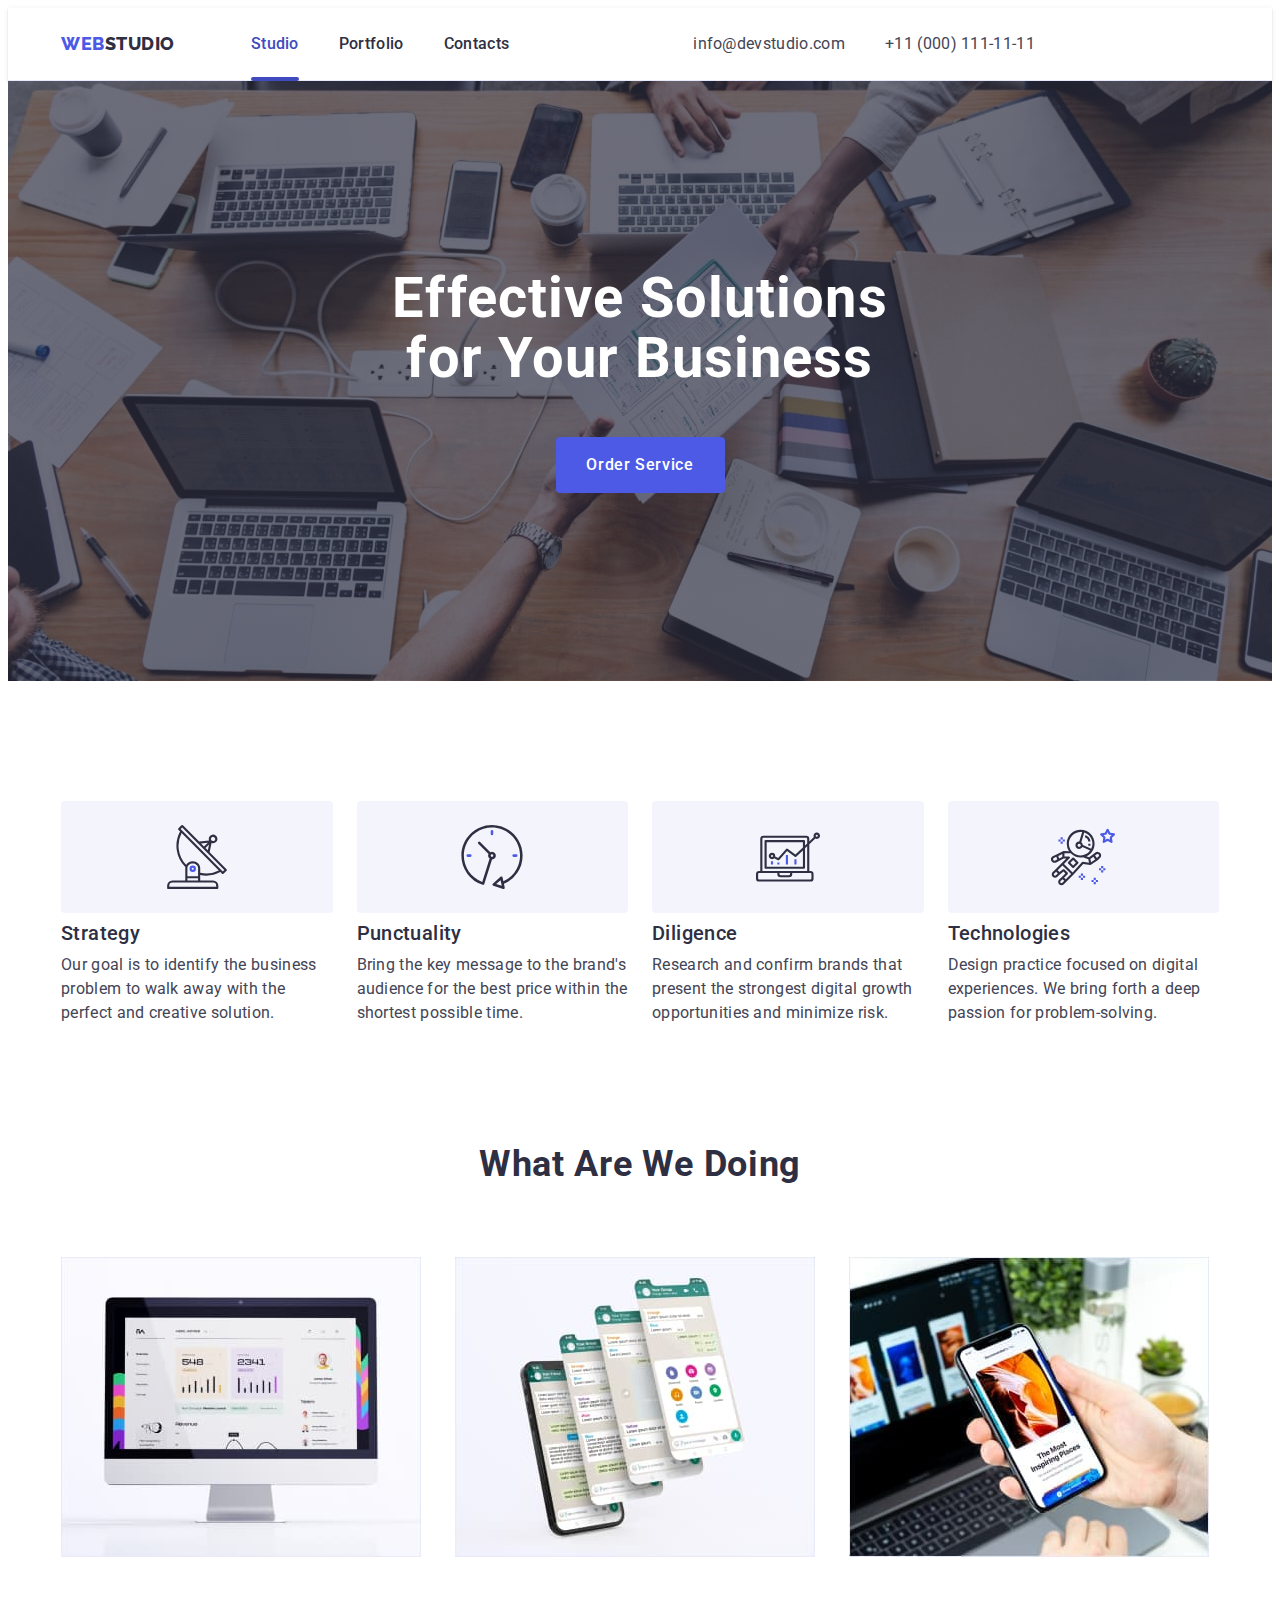
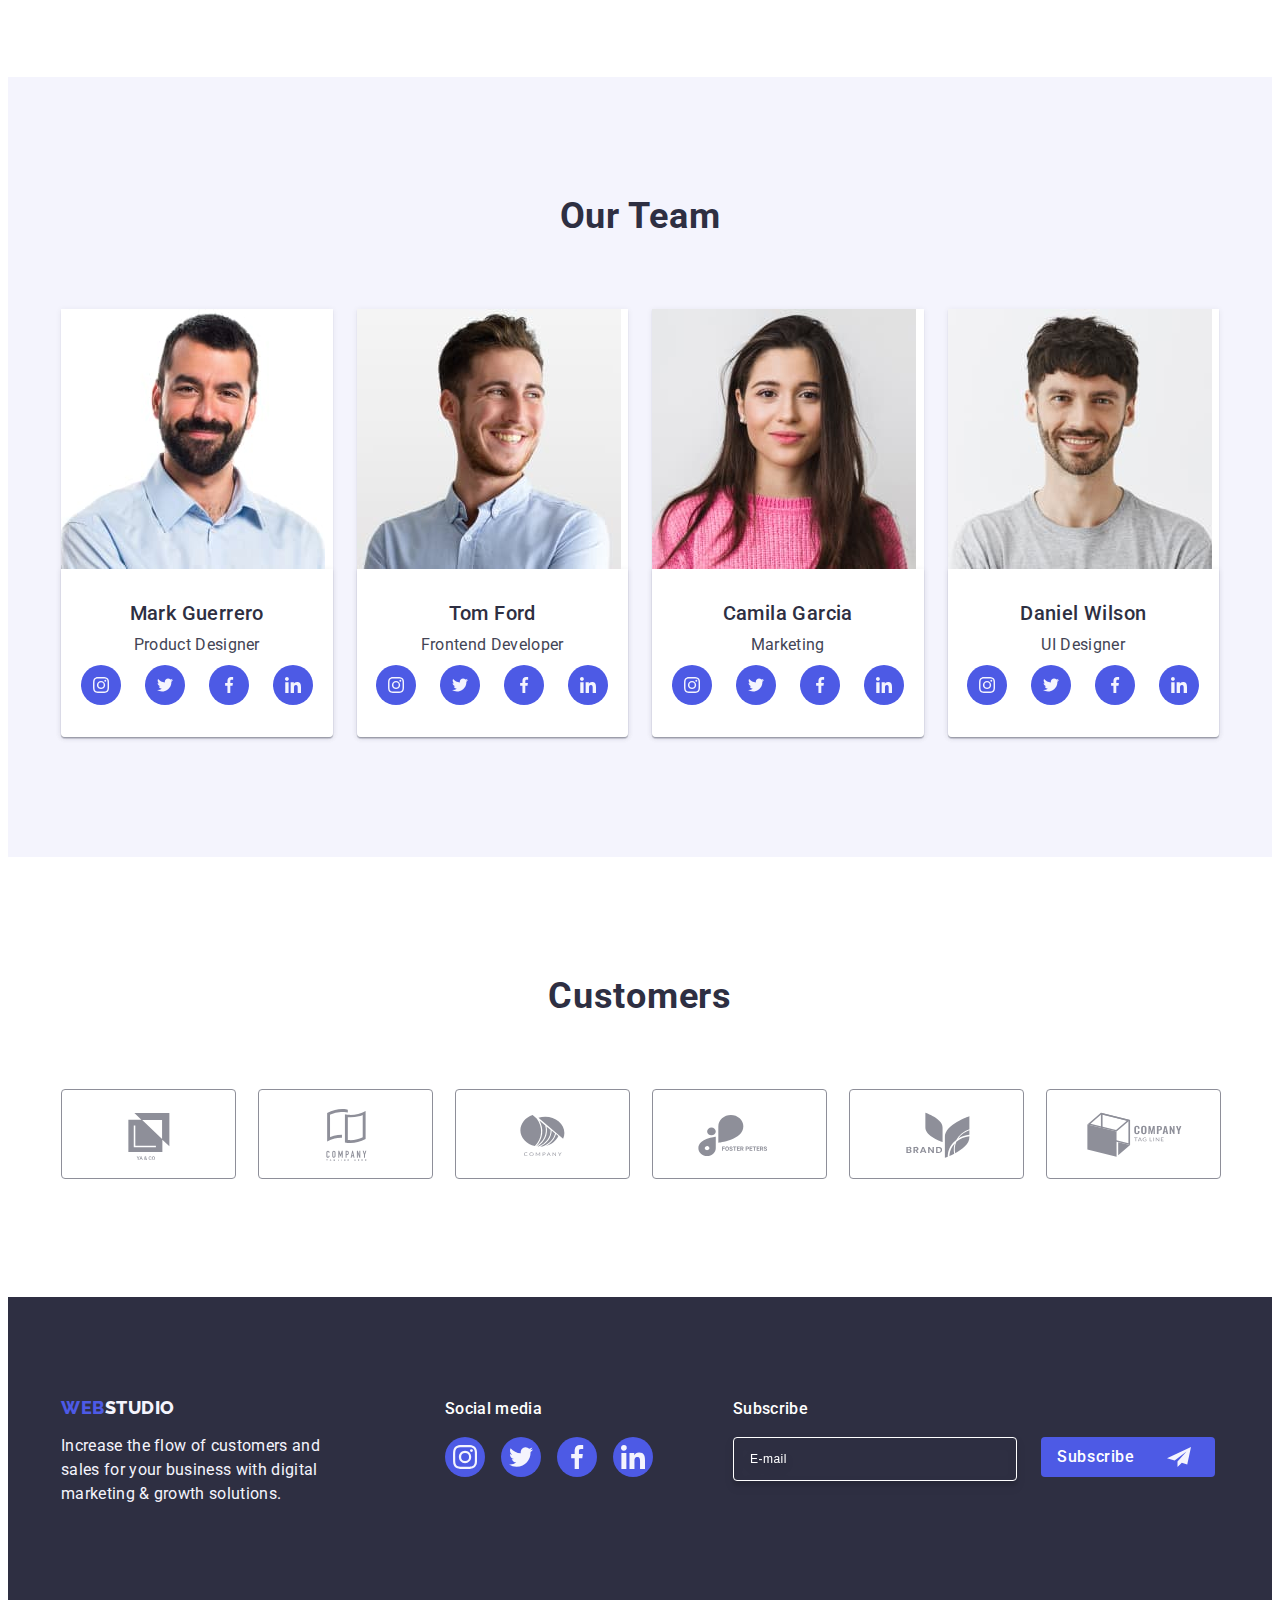
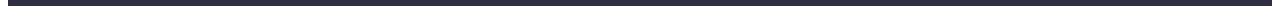
<file: index.html>
<!DOCTYPE html>
<html lang="en">

<head>
    <meta charset="UTF-8">
    <meta name="viewport" content="width=device-width, initial-scale=1.0">
    <title>WebStudio</title>
    <link rel="preconnect" href="https://fonts.googleapis.com">
    <link rel="preconnect" href="https://fonts.gstatic.com" crossorigin>
    <link
        href="https://fonts.googleapis.com/css2?family=Raleway:wght@800&family=Roboto:wght@400;500;700;900&display=swap"
        rel="stylesheet">
    <link rel="stylesheet" href="https://cdnjs.cloudflare.com/ajax/libs/modern-normalize/2.0.0/modern-normalize.min.css"
        integrity="sha512-4xo8blKMVCiXpTaLzQSLSw3KFOVPWhm/TRtuPVc4WG6kUgjH6J03IBuG7JZPkcWMxJ5huwaBpOpnwYElP/m6wg=="
        crossorigin="anonymous" referrerpolicy="no-referrer" />
    <link rel="stylesheet" href="./css/style.css">
</head>

<body>

    <header class="main-menu accent">
        <div class="header-content container">
            <nav class="menu">
                <a href="./index.html" class="logo logotype link">Web<span class="highlight">Studio</span></a>
                <ul class="list menu-content">
                    <li><a href="./index.html" class="link nav-menu callout current">Studio</a></li>
                    <li><a href="./portfolio.html" class="link nav-menu callout">Portfolio</a></li>
                    <li><a href="" class="link nav-menu callout">Contacts</a></li>

                </ul>
            </nav>
            <address class="h-address contacts-content">
                <ul class="list inline">
                    <li class=""><a href="mailto:info@devstudio.com" class="adress-item  link">info@devstudio.com</a>
                    </li>
                    <li class=""><a href="tel:+110001111111" class="adress-item  link">+11 (000) 111-11-11</a>
                    </li>
                </ul>
            </address>
        </div>
    </header>
    <main>
        <section class="solutions hero">
            <div class="container">
                <h1 class="eff-sol text-title">Effective Solutions
                    for Your Business</h1>

                <button type="button" class="click bttn" data-modal-open>Order Service</button>
            </div>
        </section>

        <section class="section">
            <div class="container">
                <h2 class="visually-hidden">features</h2>
                <ul class="features list">
                    <li class="element">
                        <div class="cube">
                            <svg class="icons-point" width="64" height="64">
                                <use href="./images/icons.svg#icon-antenna"></use>
                            </svg>
                        </div>
                        <h3 class="points indent">Strategy</h3>

                        <p class="point-text">Our goal is to identify the business
                            problem to walk away with the perfect and creative solution.</p>
                    </li>

                    <li class="element">
                        <div class="cube">
                            <svg class="icons-point" width="64" height="64">
                                <use href="./images/icons.svg#icon-clock"></use>
                            </svg>
                        </div>
                        <h3 class="points indent">Punctuality</h3>

                        <p class="point-text">Bring the key message to the brand's audience for the best price
                            within
                            the
                            shortest possible
                            time.
                        </p>
                    </li>

                    <li class="element">
                        <div class="cube">
                            <svg class="icons-point" width="64" height="64">
                                <use href="./images/icons.svg#icon-diagram"></use>
                            </svg>
                        </div>
                        <h3 class="points indent">Diligence</h3>

                        <p class="point-text">Research and confirm brands that present the strongest digital growth
                            opportunities and minimize
                            risk.
                        </p>
                    </li>

                    <li class="element">
                        <div class="cube">
                            <svg class="icons-point" width="64" height="64">
                                <use href="./images/icons.svg#icon-astronaut"></use>
                            </svg>
                        </div>
                        <h3 class="points indent">Technologies</h3>

                        <p class="point-text">Design practice focused on digital experiences. We bring forth a deep
                            passion
                            for
                            problem-solving.
                        </p>
                    </li>
                </ul>
            </div>
        </section>

        <section class="third-section">
            <div class="container">
                <h2 class="title pict-title">What are we doing</h2>
                <ul class="list pictures">

                    <li class=" illustration"><img src="./images/img-1.jpg" alt="computer" width="360"></li>
                    <li class=" illustration"><img src="./images/img-2.jpg" alt="screens" width="360"></li>
                    <li class=" illustration"><img src="./images/img-3.jpg" alt="phone" width="360"></li>

                </ul>
            </div>
        </section>

        <section class="team section">
            <div class="container">
                <h2 class="title pict-title">Our Team</h2>

                <ul class="list pictures">
                    <li class="member avatar"><img src="./images/foto-1.jpg" alt="Product Designer" width="264">
                        <div class="card">
                            <h3 class="points indent center">Mark Guerrero</h3>
                            <p class="point-text indent center">Product Designer</p>
                            <ul class="list social-media">
                                <li class="social-media-ellipse"><a class="ellipse link" href="" aria-label="instagram"
                                        target="_blank" rel="nooppener no-referrer"><svg class="icon-color" width="16"
                                            height="16">
                                            <use href="./images/icons.svg#icon-instagram"></use>
                                        </svg></a></li>
                                <li class="social-media-ellipse"><a class="ellipse link" href="" aria-label="twitter"
                                        target="_blank" rel="nooppener no-referrer"><svg class="icon-color" width="16"
                                            height="16">
                                            <use href="./images/icons.svg#icon-twitter"></use>
                                        </svg></a></li>
                                <li class="social-media-ellipse"><a class="ellipse link" href="" aria-label="facebook"
                                        target="_blank" rel="nooppener no-referrer"><svg class="icon-color" width="16"
                                            height="16">
                                            <use href="./images/icons.svg#icon-facebook"></use>
                                        </svg></a></li>
                                <li class="social-media-ellipse"><a class="ellipse link" href="" aria-label="linkedin"
                                        target="_blank" rel="nooppener no-referrer"><svg class="icon-color" width="16"
                                            height="16">
                                            <use href="./images/icons.svg#icon-linkedin"></use>
                                        </svg></a></li>
                            </ul>
                        </div>
                    </li>
                    <li class="member  avatar"><img src="./images/foto-2.jpg" alt="Frontend Developer" width="264">
                        <div class="card">
                            <h3 class="points indent center">Tom Ford</h3>
                            <p class="point-text indent center">Frontend Developer</p>
                            <ul class="list social-media">
                                <li class="social-media-ellipse"><a class="ellipse link" href="" aria-label="instagram"
                                        target="_blank" rel="nooppener no-referrer"><svg class="icon-color" width="16"
                                            height="16">
                                            <use href="./images/icons.svg#icon-instagram"></use>
                                        </svg></a></li>
                                <li class="social-media-ellipse"><a class="ellipse link" href="" aria-label="twitter"
                                        target="_blank" rel="nooppener no-referrer"><svg class="icon-color" width="16"
                                            height="16">
                                            <use href="./images/icons.svg#icon-twitter"></use>
                                        </svg></a></li>
                                <li class="social-media-ellipse"><a class="ellipse link" href="" aria-label="facebook"
                                        target="_blank" rel="nooppener no-referrer"><svg class="icon-color" width="16"
                                            height="16">
                                            <use href="./images/icons.svg#icon-facebook"></use>
                                        </svg></a></li>
                                <li class="social-media-ellipse"><a class="ellipse link" href="" aria-label="linkedin"
                                        target="_blank" rel="nooppener no-referrer"><svg class="icon-color" width="16"
                                            height="16">
                                            <use href="./images/icons.svg#icon-linkedin"></use>
                                        </svg></a></li>
                            </ul>
                        </div>
                    </li>
                    <li class="member  avatar"><img src="./images/foto-3.jpg" alt="Marketing" width="264">
                        <div class="card">
                            <h3 class="points indent center">Camila Garcia</h3>
                            <p class="point-text indent center">Marketing</p>
                            <ul class="list social-media">
                                <li class="social-media-ellipse"><a class="ellipse link" href="" aria-label="instagram"
                                        target="_blank" rel="nooppener no-referrer"><svg class="icon-color" width="16"
                                            height="16">
                                            <use href="./images/icons.svg#icon-instagram"></use>
                                        </svg></a>
                                </li>
                                <li class="social-media-ellipse"><a class="ellipse link" href="" aria-label="twitter"
                                        target="_blank" rel="nooppener no-referrer"><svg class="icon-color" width="16"
                                            height="16">
                                            <use href="./images/icons.svg#icon-twitter"></use>
                                        </svg></a></li>
                                <li class="social-media-ellipse"><a class="ellipse link" href="" aria-label="facebook"
                                        target="_blank" rel="nooppener no-referrer"><svg class="icon-color" width="16"
                                            height="16">
                                            <use href="./images/icons.svg#icon-facebook"></use>
                                        </svg></a></li>
                                <li class="social-media-ellipse"><a class="ellipse link" href="" aria-label="linkedin"
                                        target="_blank" rel="nooppener no-referrer"><svg class="icon-color" width="16"
                                            height="16">
                                            <use href="./images/icons.svg#icon-linkedin"></use>
                                        </svg></a></li>
                            </ul>
                        </div>
                    </li>
                    <li class="member  avatar"><img src="./images/foto-4.jpg" alt="UI Designer" width="264">
                        <div class="card">
                            <h3 class="points indent center">Daniel Wilson</h3>
                            <p class="point-text indent center">UI Designer</p>
                            <ul class="list social-media">
                                <li class="social-media-ellipse"><a class="ellipse link" href="" aria-label="instagram"
                                        target="_blank" rel="nooppener no-referrer"><svg class="icon-color" width="16"
                                            height="16">
                                            <use href="./images/icons.svg#icon-instagram"></use>
                                        </svg></a></li>
                                <li class="social-media-ellipse"><a class="ellipse link" href="" aria-label="twitter"
                                        target="_blank" rel="nooppener no-referrer"><svg class="icon-color" width="16"
                                            height="16">
                                            <use href="./images/icons.svg#icon-twitter"></use>
                                        </svg></a></li>
                                <li class="social-media-ellipse"><a class="ellipse link" href="" aria-label="facebook"
                                        target="_blank" rel="nooppener no-referrer"><svg class="icon-color" width="16"
                                            height="16">
                                            <use href="./images/icons.svg#icon-facebook"></use>
                                        </svg></a></li>
                                <li class="social-media-ellipse"><a class="ellipse link" href="" aria-label="linkedin"
                                        target="_blank" rel="nooppener no-referrer"><svg class="icon-color" width="16"
                                            height="16">
                                            <use href="./images/icons.svg#icon-linkedin"></use>
                                        </svg></a></li>
                            </ul>
                        </div>
                    </li>
                </ul>
            </div>
        </section>
        <section class="section">
            <div class="container">
                <h2 class="title pict-title">Customers</h2>
                <ul class="list customers">
                    <li class="emblem"><a class="link emblem-link" href="" aria-label="logo" target="_blank"
                            rel="nooppener no-referrer"><svg class="emblem-svg" width="104" height="56">
                                <use href="./images/icons.svg#icon-logo"></use>
                            </svg></a></li>
                    <li class="emblem"><a class="link emblem-link" href="" aria-label="logo-1" target="_blank"
                            rel="nooppener no-referrer"><svg class="emblem-svg" width="104" height="56">
                                <use href="./images/icons.svg#icon-logo-1"></use>
                            </svg></a></li>
                    <li class="emblem"><a class="link emblem-link" href="" aria-label="logo-2" target="_blank"
                            rel="nooppener no-referrer"><svg class="emblem-svg" width="104" height="56">
                                <use href="./images/icons.svg#icon-logo-2"></use>
                            </svg></a></li>
                    <li class="emblem"><a class="link emblem-link" href="" aria-label="logo-5" target="_blank"
                            rel="nooppener no-referrer"><svg class="emblem-svg" width="104" height="56">
                                <use href="./images/icons.svg#icon-logo-5"></use>
                            </svg></a></li>
                    <li class="emblem"><a class="link emblem-link" href="" aria-label="logo-3" target="_blank"
                            rel="nooppener no-referrer"><svg class="emblem-svg" width="104" height="56">
                                <use href="./images/icons.svg#icon-logo-3"></use>
                            </svg></a></li>
                    <li class="emblem"><a class="link emblem-link" href="" aria-label="logo-4" target="_blank"
                            rel="nooppener no-referrer"><svg class="emblem-svg" width="104" height="56">
                                <use href="./images/icons.svg#icon-logo-4"></use>
                            </svg></a></li>
                </ul>
            </div>
        </section>
    </main>
    <footer class="down down-cont">
        <div class="container footer-container">
            <div class="lp-cont">
                <a href="./index.html" class="logo link mark">Web<span class="down-logo">Studio</span></a>
                <p class="down-par down-text">Increase the flow of customers and sales for your business with digital
                    marketing & growth solutions.
                </p>
            </div>
            <div class="sm-cont">
                <p class="social-media-paragraph"> Social media</p>
                <ul class="list social-media-list">
                    <li class="social-media-point"><a class="footer-media link" href="" aria-label="instagram"
                            target="_blank" rel="nooppener no-referrer"><svg class="icon-color" width="24" height="24">
                                <use href="./images/icons.svg#icon-instagram"></use>
                            </svg></a></li>
                    <li class="social-media-point"><a class="footer-media link" href="" aria-label="twitter"
                            target="_blank" rel="nooppener no-referrer"><svg class="icon-color" width="24" height="24">
                                <use href="./images/icons.svg#icon-twitter"></use>
                            </svg></a></li>
                    <li class="social-media-point"><a class="footer-media link" href="" aria-label="facebook"
                            target="_blank" rel="nooppener no-referrer"><svg class="icon-color" width="24" height="24">
                                <use href="./images/icons.svg#icon-facebook"></use>
                            </svg></a></li>
                    <li class="social-media-point"><a class="footer-media link" href="" aria-label="linkedin"
                            target="_blank" rel="nooppener no-referrer"><svg class="icon-color" width="24" height="24">
                                <use href="./images/icons.svg#icon-linkedin"></use>
                            </svg></a></li>
                </ul>
            </div>
            <div class="footer-form-content">
                <p class="footer-foorm-paragraph">Subscribe</p>
                <form class="footer-form">
                    <label class="footer-form-label"><input class="footer-input" name="email" type="email"
                            placeholder="E-mail" /></label>
                    <button class="footer-btn" type="submit">Subscribe<svg class="icon-color footer-frame" width="24"
                            height="24">
                            <use href="./images/icons.svg#icon-frame"></use>
                        </svg>
                    </button>
                </form>
            </div>
        </div>
    </footer>

    <div class="backdrop is-hidden" data-modal>
        <div class="modal-window">
            <button type="button" class="modal-close-bttn" data-modal-close>
                <svg class="modal-icon" width="8" height="8">
                    <use href="./images/icons.svg#icon-close-black"></use>
                </svg></button>
            <p class="modal-tittle">Leave your contacts and we will call you back</p>
            <form>
                <div class="modal-field"><label for="user-name" class="lable-input">Name </label>
                    <div class="modal-wrap"><input type="text" name="user-name" class="modal-input" required
                            id="user-name" />
                        <svg class="modal-input-svg" width="18" height="24">
                            <use href="./images/icons.svg#icon-person"></use>
                        </svg>
                    </div>
                </div>
                <div class="modal-field"><label for="user-name" class="lable-input">Phone</label>
                    <div class="modal-wrap"><input type="tel" name="user-tel" class="modal-input" required
                            id="user-tel" />
                        <svg class="modal-input-svg" width="18" height="24">
                            <use href="./images/icons.svg#icon-phone"></use>
                        </svg>
                    </div>
                </div>
                <div class="modal-field"><label for="user-email" class="lable-input">Email</label>
                    <div class="modal-wrap"><input type="email" name="user-email" class="modal-input" required
                            id="user-email" />
                        <svg class="modal-input-svg" width="18" height="24">
                            <use href="./images/icons.svg#icon-email"></use>
                        </svg>
                    </div>
                </div>
                <div class="modal-user-comment">
                    <label for="user-comment" class="lable-input">Comment</label>
                    <textarea name="user-comment" id="user-comment" class="modal-textarea"
                        placeholder="Text input"></textarea>
                </div>
                <div class="modal-checkbox">
                    <input type="checkbox" name="user-privacy" id="user-privacy" value="true"
                        class="modal-check visually-hidden" />
                    <label for="user-privacy" class="check-text"><span class="modal-span"><svg class="check-icon"
                                width="10" height="8">
                                <use href="./images/icons.svg#icon-checkmark"></use>
                            </svg>
                        </span>
                        I accept the terms and conditions of the
                        <a href="" class="privacy-link"> Privacy Policy</a></label>
                </div>
                <button type="submit" class="modal-form-bttn" disabled>Send</button>
            </form>

        </div>
    </div>
    <script src="./js/modal.js"></script>
</body>

</html>
</file>
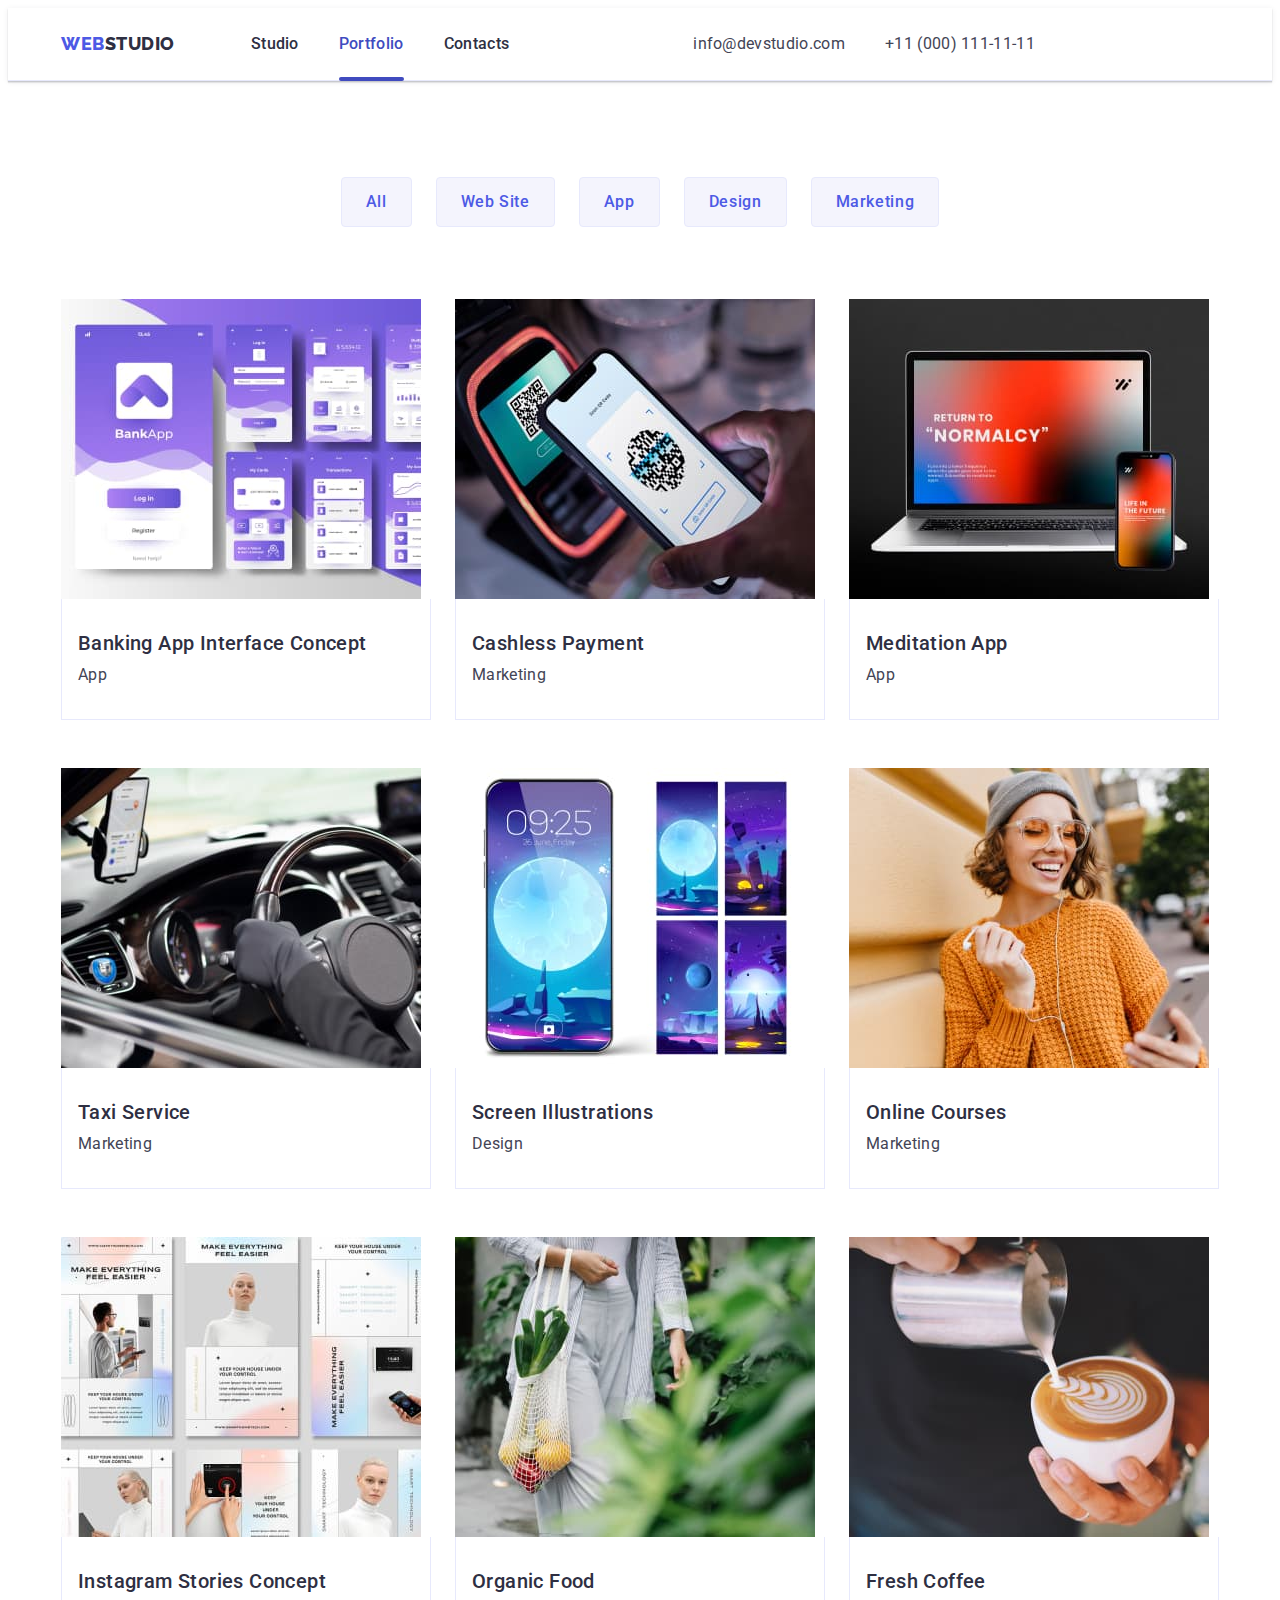
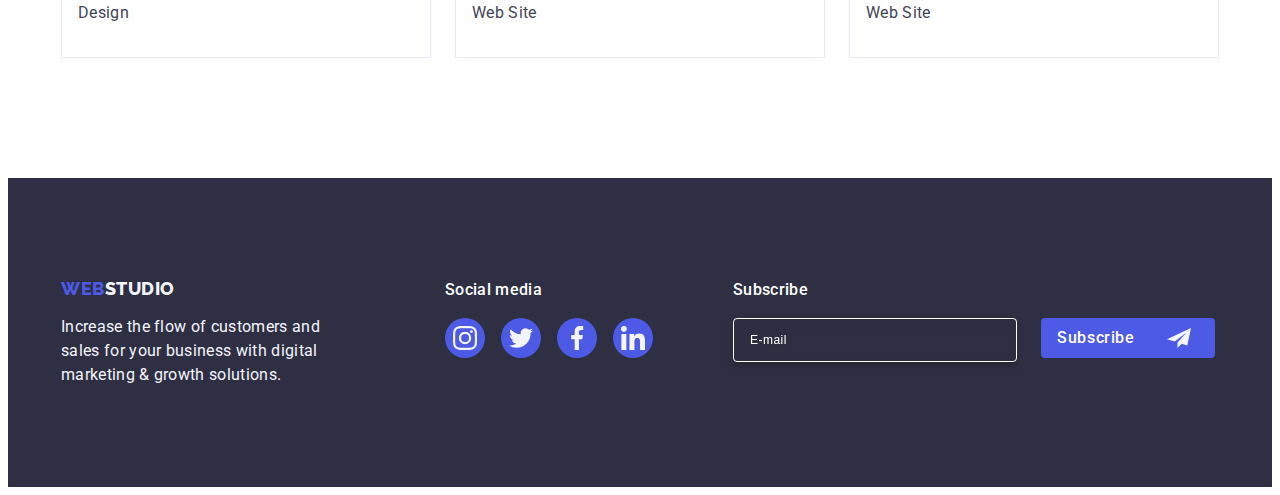
<file: portfolio.html>
<!DOCTYPE html>
<html lang="en">

<head>
    <meta charset="UTF-8">
    <meta name="viewport" content="width=device-width, initial-scale=1.0">
    <title>Portfolio</title>
    <link rel="preconnect" href="https://fonts.googleapis.com">
    <link rel="preconnect" href="https://fonts.gstatic.com" crossorigin>
    <link
        href="https://fonts.googleapis.com/css2?family=Raleway:wght@800&family=Roboto:wght@400;500;700;900&display=swap"
        rel="stylesheet">
    <link rel="stylesheet" href="https://cdnjs.cloudflare.com/ajax/libs/modern-normalize/2.0.0/modern-normalize.min.css"
        integrity="sha512-4xo8blKMVCiXpTaLzQSLSw3KFOVPWhm/TRtuPVc4WG6kUgjH6J03IBuG7JZPkcWMxJ5huwaBpOpnwYElP/m6wg=="
        crossorigin="anonymous" referrerpolicy="no-referrer" />
    <link rel="stylesheet" href="./css/style.css">
</head>

<body>
    <header class="main-menu accent">
        <div class="header-content container">
            <nav class="menu">
                <a href="./index.html" class="logo logotype link">Web<span class="highlight">Studio</span></a>
                <ul class="list menu-content">
                    <li><a href="./index.html" class="link nav-menu callout">Studio</a></li>
                    <li><a href="./portfolio.html" class="current link nav-menu callout">Portfolio</a></li>
                    <li><a href="" class="link nav-menu callout">Contacts</a></li>

                </ul>
            </nav>
            <address class="h-address contacts-content">
                <ul class="list inline">
                    <li class=""><a href="mailto:info@devstudio.com" class="adress-item link">info@devstudio.com</a>
                    </li>
                    <li class=""><a href="tel:+110001111111" class="adress-item link">+11 (000) 111-11-11</a>
                    </li>
                </ul>
            </address>
        </div>
    </header>

    <main>
        <section class="portfolio-section">
            <div class="container">
                <h1 class="visually-hidden">buttons</h1>
                <ul class="list main-type">
                    <li><button type="button" class="press">All</button></li>
                    <li><button type="button" class="press">Web Site</button></li>
                    <li><button type="button" class="press">App</button></li>
                    <li><button type="button" class="press">Design</button></li>
                    <li><button type="button" class="press">Marketing</button></li>
                </ul>



                <ul class="list portfolio-pict">
                    <li class="li-pict">
                        <a href="" class="link portfolio-link">
                            <div class="pict-cont">
                                <img src="./images/banking.jpg" alt="app-interface" width="360">
                                <p class="overlay-cover">14 Stylish and User-Friendly App Design Concepts · Task Manager
                                    App ·
                                    Calorie Tracker App · Exotic Fruit Ecommerce App ·
                                    Cloud Storage App</p>
                            </div>
                            <div class="description">
                                <h2 class="services indent">Banking App Interface Concept</h2>
                                <p class="applications">App</p>

                            </div>
                        </a>
                    </li>
                    <li class="li-pict">
                        <a href="" class="link portfolio-link">
                            <div class="pict-cont">
                                <img src="./images/cash-pay.jpg" alt="payment" width="360">
                                <p class="overlay-cover">14 Stylish and User-Friendly App Design Concepts · Task Manager
                                    App ·
                                    Calorie Tracker App · Exotic Fruit Ecommerce App ·
                                    Cloud Storage App</p>
                            </div>
                            <div class="description">
                                <h2 class="services indent">Cashless Payment</h2>
                                <p class="applications">Marketing</p>
                            </div>
                        </a>
                    </li>
                    <li class="li-pict">

                        <a href="" class="link portfolio-link">
                            <div class="pict-cont">
                                <img src="./images/medit.jpg" alt="app" width="360">
                                <p class="overlay-cover">14 Stylish and User-Friendly App Design Concepts · Task Manager
                                    App ·
                                    Calorie Tracker App · Exotic Fruit Ecommerce App ·
                                    Cloud Storage App</p>
                            </div>
                            <div class="description">
                                <h2 class="services indent">Meditation App</h2>
                                <p class="applications">App</p>
                            </div>
                        </a>
                    </li>
                    <li class="li-pict">
                        <a href="" class="link portfolio-link">
                            <div class="pict-cont">
                                <img src="./images/taxi.jpg" alt="service" width="360">
                                <p class="overlay-cover">14 Stylish and User-Friendly App Design Concepts · Task Manager
                                    App ·
                                    Calorie Tracker App · Exotic Fruit Ecommerce App ·
                                    Cloud Storage App</p>
                            </div>
                            <div class="description">
                                <h2 class="services indent">Taxi Service</h2>
                                <p class="applications">Marketing</p>
                            </div>
                        </a>
                    </li>
                    <li class="li-pict">
                        <a href="" class="link portfolio-link">
                            <div class="pict-cont">
                                <img src="./images/illustr.jpg" alt="screen" width="360">
                                <p class="overlay-cover">14 Stylish and User-Friendly App Design Concepts · Task Manager
                                    App ·
                                    Calorie Tracker App · Exotic Fruit Ecommerce App ·
                                    Cloud Storage App</p>
                            </div>
                            <div class="description">
                                <h2 class="services indent">Screen Illustrations</h2>
                                <p class="applications">Design</p>
                            </div>
                        </a>
                    </li>
                    <li class="li-pict">
                        <a href="" class="link portfolio-link">
                            <div class="pict-cont">
                                <img src="./images/on-courses.jpg" alt="couses" width="360">
                                <p class="overlay-cover">14 Stylish and User-Friendly App Design Concepts · Task Manager
                                    App ·
                                    Calorie Tracker App · Exotic Fruit Ecommerce App ·
                                    Cloud Storage App</p>
                            </div>
                            <div class="description">
                                <h2 class="services indent">Online Courses</h2>
                                <p class="applications">Marketing</p>
                            </div>
                        </a>
                    </li>
                    <li class="li-pict">
                        <a href="" class="link portfolio-link">
                            <div class="pict-cont">
                                <img src="./images/insta.jpg" alt="stories" width="360">
                                <p class="overlay-cover">14 Stylish and User-Friendly App Design Concepts · Task Manager
                                    App ·
                                    Calorie Tracker App · Exotic Fruit Ecommerce App ·
                                    Cloud Storage App</p>
                            </div>
                            <div class="description">
                                <h2 class="services indent">Instagram Stories Concept</h2>
                                <p class="applications">Design</p>
                            </div>
                        </a>
                    </li>
                    <li class="li-pict">
                        <a href="" class="link portfolio-link">
                            <div class="pict-cont">
                                <img src="./images/organic.jpg" alt="food" width="360">
                                <p class="overlay-cover">14 Stylish and User-Friendly App Design Concepts · Task Manager
                                    App ·
                                    Calorie Tracker App · Exotic Fruit Ecommerce App ·
                                    Cloud Storage App</p>
                            </div>
                            <div class="description">
                                <h2 class="services indent">Organic Food</h2>
                                <p class="applications">Web Site</p>
                            </div>
                        </a>
                    </li>
                    <li class="li-pict">
                        <a href="" class="link portfolio-link">
                            <div class="pict-cont">
                                <img src="./images/fresh.jpg" alt="coffee" width="360">
                                <p class="overlay-cover">14 Stylish and User-Friendly App Design Concepts · Task Manager
                                    App ·
                                    Calorie Tracker App · Exotic Fruit Ecommerce App ·
                                    Cloud Storage App</p>
                            </div>
                            <div class="description">
                                <h2 class="services indent">Fresh Coffee</h2>
                                <p class="applications">Web Site</p>
                            </div>
                        </a>
                    </li>
                </ul>
            </div>
        </section>
    </main>

    <footer class="down down-cont">
        <div class="container footer-container">
            <div class="lp-cont">
                <a href="./index.html" class="logo link mark">Web<span class="down-logo">Studio</span></a>
                <p class="down-par down-text">Increase the flow of customers and sales for your business with digital
                    marketing & growth solutions.
                </p>
            </div>
            <div class="sm-cont">
                <p class="social-media-paragraph"> Social media</p>
                <ul class="list social-media-list">
                    <li class="social-media-point"><a class="footer-media link" href="" aria-label="instagram"
                            target="_blank" rel="nooppener no-referrer"><svg class="icon-color" width="24" height="24">
                                <use href="./images/icons.svg#icon-instagram"></use>
                            </svg></a></li>
                    <li class="social-media-point"><a class="footer-media link" href="" aria-label="twitter"
                            target="_blank" rel="nooppener no-referrer"><svg class="icon-color" width="24" height="24">
                                <use href="./images/icons.svg#icon-twitter"></use>
                            </svg></a></li>
                    <li class="social-media-point"><a class="footer-media link" href="" aria-label="facebook"
                            target="_blank" rel="nooppener no-referrer"><svg class="icon-color" width="24" height="24">
                                <use href="./images/icons.svg#icon-facebook"></use>
                            </svg></a></li>
                    <li class="social-media-point"><a class="footer-media link" href="" aria-label="linkedin"
                            target="_blank" rel="nooppener no-referrer"><svg class="icon-color" width="24" height="24">
                                <use href="./images/icons.svg#icon-linkedin"></use>
                            </svg></a></li>
                </ul>
            </div>
            <div class="footer-form-content">
                <p class="footer-foorm-paragraph">Subscribe</p>
                <form class="footer-form">
                    <label class="footer-form-label"><input class="footer-input" name="email" type="email"
                            placeholder="E-mail" /></label>
                    <button class="footer-btn" type="submit">Subscribe<svg class="icon-color footer-frame" width="24"
                            height="24">
                            <use href="./images/icons.svg#icon-frame"></use>
                        </svg>
                    </button>
                </form>
            </div>
        </div>

    </footer>
</body>


</html>
</file>
<file: css/style.css>
:root {
    --main-color: #2E2F42;
    --logo-color: #4D5AE5;
--second-color: #434455;
    --white: #FFF;
    --cloud: #F4F4FD;
    --cornflower:#E7E9FC;
    --lightslate: #8E8F99;
    --super-blue: #404BBF;
    --dairy: #FCFCFC;
    --moonlight: #FFFFFF;
}

body{
    font-family: 'Roboto', sans-serif;
    color: var(--second-color,#434455);
    background-color:var(--moonlight)
}



h1,
h2,
h3,
p {
	margin-top: 0;
	margin-bottom: 0;
}

ul {
	margin-top: 0;
	margin-bottom: 0;
	padding-left: 0;
} 
img {
    display: block;
}

    .link {
            text-decoration: none;
          }
    
    .list {
            list-style-type: none;
        } 


    .nav-menu {
        font-weight: 500;
        color: var(--main-color,#2E2F42);
        line-height: 1.5;
        letter-spacing: 0.02em;
        display: block;
        transition: color 250ms cubic-bezier(0.4, 0, 0.2, 1);
    }
    
    .link:hover {
        color: var(--super-blue);
    }
    .link:focus {
        color: var(--super-blue);
    }

    .logo {
            font-size: 18px;
            font-family: "Raleway", sans-serif;
            line-height: 1.17;
            letter-spacing: 0.03em;
            text-transform: uppercase;
            color: var(--logo-color,#4D5AE5);
            font-weight: 800;                 
    }

    .highlight {
        color: var(--main-color);
    }
        .header-content {
            display: flex;
            align-items: center;
        }
        .main-menu {
            box-shadow: 0px 2px 1px rgba(46, 47, 66, 0.08),
                0px 1px 1px rgba(46, 47, 66, 0.16),
                0px 1px 6px rgba(46, 47, 66, 0.08);
        }
        .accent {
            border-bottom: 1px solid var(--cornflower,#E7E9FC);
        }
        .menu {
            display: flex;
            align-items: center;
        }
         .logotype {
                margin-right: 76px;
         }
                                 .callout{
                                    padding: 24px 0;
                                 }
                                 .zero {
                                    margin-right: 0;
                                 }

         .menu-content {
                    display: inline-flex;
                        gap: 40px;
                 }
         .contacts-content {
            margin: auto;
                 }
                 .inline {
                    display: flex;
                    gap: 40px;
                 }

    .adress-item {
        color: var(--second-color, #434455);
        font-size: 16px;
        line-height: 1.5;
        letter-spacing: 0.02em;
        transition: color 250ms cubic-bezier(0.4, 0, 0.2, 1);
    }
        .h-address {
            font-style: normal;
        }

        .current {
            position: relative;
            color: var(--super-blue);
        }
        .current::after {
            content: "";
            position: absolute;
            width: 100%;
            border-radius: 2px;
            bottom: 0;
            left: 0;
            height: 4px;
            background-color: var(--super-blue);
            bottom: -1px;
        }
.solutions {
    background-image: linear-gradient(rgba(46, 47, 66, 0.7), 
    rgba(46, 47, 66, 0.7)), url(../images/hero-bg.jpg);
    max-width: 1440px;
    background-repeat: no-repeat;
    background-position: center;
    background-size: cover;
 }

 .hero {
    flex-shrink: 0;
    padding: 188px 0;
 }
 
 .bttn {
min-width: 169px;
display: block;
height: 56px;
border: none;
background-color: var(--logo-color);
border-radius: 4px;
margin: 0 auto;
margin-top: 48px;
 }
      
     .eff-sol {
         color: var(--white, #FFF);
         text-align: center;
         font-size: 56px;
         line-height: 1.07;
         letter-spacing: 0.02em;
        max-width: 496px;
        cursor: pointer;
        margin: 0 auto;
        }
.click {
                background-color: var(--logo-color);
                cursor: pointer;
                font-family: "Roboto", sans-serif;
                font-weight: 500;
                font-size: 16px;
                line-height: 1.5;
                letter-spacing: 0.04em;
                color: var(--moonlight);
                transition: background-color 250ms cubic-bezier(0.4, 0, 0.2, 1);
}
.click:focus {
    background-color: var(--super-blue);
}

.click:hover {
    background-color: var(--super-blue);
}


  .section {  
        padding: 120px 0;
  }
  .third-section {
    padding-bottom: 120px;
  }

.features {
display: flex;
gap: 24px; 
} 
.cube {
    border-radius: 4px;
    background: var(--cloud, #F4F4FD);
    display: flex;
        align-items: center;
        justify-content: center;
        height: 112px;
        margin-bottom: 8px;
}
.icons-point {
    margin: 24px 100px
}
.element {
    width: calc((100% - 72px) / 4);
}
.points {
            font-weight: 500;
            font-size: 20px;
            line-height: 1.2;
            letter-spacing: 0.02em;
            color: var(--main-color,#2E2F42);
}
.indent {
    margin-bottom: 8px;
}
.point-text {
    font-size: 16px;
    line-height: 1.5;
    letter-spacing: 0.02em;
    color: var(--second-color,#434455);
}

.title {
    font-size: 36px;
    line-height: 1.11;
    letter-spacing: 0.02em;
    text-transform: capitalize;
    color: var(--main-color,#2E2F42);
    text-align: center;
}
.pict-title{
    margin-bottom: 72px; 
}


.illustration {
width: calc((100% - 48px) / 3);
}

.pictures {
display: flex;
gap: 24px;
}
.card {
    border-radius: 0px 0px 4px 4px;
background: var(--white, #FFF);
box-shadow: 0px 2px 1px 0px rgba(46, 47, 66, 0.08), 0px 1px 1px 0px rgba(46, 47, 66, 0.16), 0px 1px 6px 0px rgba(46, 47, 66, 0.08);
padding: 32px 0;
}
.avatar{
    width: calc((100% - 72px) / 4);
    border-radius: 0px 0px 4px 4px;
    box-shadow: 0px 1px 6px rgba(46, 47, 66, 0.08),
        0px 1px 1px rgba(46, 47, 66, 0.16),
        0px 2px 1px rgba(46, 47, 66, 0.08);
}
.team {
    background: var(--cloud, #F4F4FD);
    letter-spacing: 0.02em;
    color: var(--main-color,#2E2F42);
}
.social-media {
    display: flex;
    justify-content: center;
        gap: 24px;
}
.social-media-ellipse {
    width: 40px;
        height: 40px;
        
}
.ellipse {
    content: "";
    width:100%;
    height: 100%;
    background-color: var(--logo-color);
    border-radius: 50%;
    transition: background-color 250ms cubic-bezier(0.4, 0, 0.2, 1);
    display: flex;
        align-items: center;
        justify-content: center;
        gap: 24px;
}
.ellipse:hover {
    background-color:var(--super-blue);
}
.ellipse:focus {
    background-color: var(--super-blue);
}

.center {
    text-align: center;
}
.member {
    background-color: var(--moonlight);
}
.customers {
    display: flex;
    gap: 24px;
}
.emblem{
width: calc((100% - 120px) / 6);
height: 88px;
}
.emblem-link {
    display: flex;
    align-items: center;
    justify-content: center;
    width: 100%;
    height: 100%;
    border-radius: 4px;
    color: var(--lightslate, #8E8F99);
        border: 1px solid var(--lightslate, #8E8F99);
        transition: border-color 250ms cubic-bezier(0.4, 0, 0.2, 1),
            color 250ms cubic-bezier(0.4, 0, 0.2, 1);
}
.emblem-svg {
    fill: var(--lightslate, #8E8F99);
    transition: border-color 250ms cubic-bezier(0.4, 0, 0.2, 1),
        color 250ms cubic-bezier(0.4, 0, 0.2, 1);
}
.emblem-link:is(:hover, :focus) .emblem-svg {
fill: var(--super-blue);
}
.emblem-link:hover {
    border-color: var(--super-blue);
    color: var(--super-blue);
}
.emblem-link:focus {
    border-color: var(--super-blue);
    color: var(--super-blue);
}

.container {
    width: 1158px;
    margin: 0 auto;
    padding: 0 15px;
}

.down { 
    background: var(--main-color,#2E2F42);
    color: var(--cloud, #F4F4FD);
        line-height: 1.5;
        letter-spacing: 0.013em;
}
.down-cont {
    padding: 100px 0;
}

.down-logo {
    color: var(--cloud,#F4F4FD);
}
.footer-container { 
    display: flex;
    align-items: baseline;
}
.lp-cont {
    margin-right: 120px;
}

.mark {
    display: inline-block;
    margin-bottom: 16px;
}


.down-text {
        width: 264px;
        flex-direction: column;
        flex-shrink: 0;
}
.down-par {
    letter-spacing: 0.02em;
    line-height: 1.5;
    color: var(--cloud,#F4F4FD);
}
.logo-cont {
    margin-right: 120px;
}
.social-media-list {
    display: flex;
    gap: 16px;

}
.sm-cont {
    margin-right: 80px;
}
.social-media-paragraph {
margin-bottom: 16px;
font-weight: 500;
font-size: 16px;
line-height: 1.5;
letter-spacing: 0.02em;
color: var(--moonlight);
}

.icon-color {
    fill: var(--cloud);
}
.social-media-point {
    width: 40px;
        height: 40px;
}
.footer-media {
    content: "";
display: flex;
    width: 100%;
    height: 100%;
    background-color: var(--logo-color);
    border-radius: 50%;
    justify-content: center;
    align-items: center;
    transition: background-color 250ms cubic-bezier(0.4, 0, 0.2, 1);
}
.footer-media:hover {
    background-color: #31D0AA;
}
.footer-media:focus {
    background-color: #31D0AA;
} .footer-foorm-paragraph {
    margin-bottom: 16px;
    font-weight: 500;
    font-size: 16px;
    line-height: 1.5;
    letter-spacing: 0.02em;
    letter-spacing: 0.02em;
    color: #ffffff;
}
.footer-input {
    border-radius: 4px;
    font-size: 12px;
        border: 1px solid var(--white, #FFF);
        box-shadow: 0px 4px 4px 0px rgba(0, 0, 0, 0.15);
        background-color: transparent;
        width: 264px;
        height: 40px;
line-height: 1.5;
letter-spacing: 0.04em;
padding-left: 16px;
filter: drop-shadow(0px 4px 4px rgba(0, 0, 0, 0.15));
color: #ffffff;
}
.footer-input::placeholder {
    color: #ffffff;
}

.footer-form {
    display: flex;
    gap: 24px;
}


.footer-btn {
    min-width: 165px;
    height: 40px;
    display: flex;
        padding: 8px 24px;
        justify-content: center;
        align-items: center;
        font-family: "Roboto", sans-serif;
        font-size: 16px;
        font-weight: 500;
        line-height: 1.5;
        letter-spacing: 0.04em;
        padding-left: 16px;
        gap: 16px;
        border-radius: 4px;
        background: var(--iris, #4D5AE5);
        color: #ffffff;
        cursor: pointer;
        transition: background-color 250ms cubic-bezier(0.4, 0, 0.2, 1);
        border: none;
}
.footer-frame {
    margin-left: 16px;
}

.footer-btn:hover {
background-color: var(--super-blue);
}
.footer-btn:focus {
    background-color: var(--super-blue);
}
.portfolio-section {
    padding-top: 96px;
        padding-bottom: 120px;
}
.press {
    font-family: "Roboto", sans-serif;
    font-weight: 500;
    font-size: 16px;
    line-height: 1.5;
    letter-spacing: 0.04em;
    color: var(--logo-color,#4D5AE5);
    background-color: var(--cloud,#F4F4FD);
    cursor: pointer;
    padding: 12px 24px;
        border: 1px solid var(--cornflower);
        border-radius: 4px;
        transition: color 250ms cubic-bezier(0.4, 0, 0.2, 1),
            background-color 250ms cubic-bezier(0.4, 0, 0.2, 1),
            border-color 250ms cubic-bezier(0.4, 0, 0.2, 1),
            box-shadow 250ms cubic-bezier(0.4, 0, 0.2, 1);
        }
.press:hover {
color: var(--moonlight);
background-color: var(--super-blue);
border: 1px solid transparent;
box-shadow: 0px 3px 1px rgba(0, 0, 0, 0.1),
    0px 2px 1px rgba(0, 0, 0, 0.08),
    0px 2px 2px rgba(0, 0, 0, 0.12);;
}
.press:focus {
color: var(--moonlight);
background-color: var(--super-blue);
border: 1px solid transparent;
box-shadow: 0px 3px 1px rgba(0, 0, 0, 0.1),
    0px 2px 1px rgba(0, 0, 0, 0.08),
    0px 2px 2px rgba(0, 0, 0, 0.12);;
}
.main-type {
    display: flex;
        gap: 24px;
        justify-content: center;
        margin-bottom: 72px;
}
.portfolio-link {
    display: block;
   transition: box-shadow 250ms cubic-bezier(0.4, 0, 0.2, 1);
   transition: translateY(0%);
}
.portfolio-link:focus {
box-shadow: 0px 1px 6px rgba(46, 47, 66, 0.08),
        0px 1px 1px rgba(46, 47, 66, 0.16),
        0px 2px 1px rgba(46, 47, 66, 0.08);
}
.portfolio-link:hover {
    box-shadow: 0px 1px 6px rgba(46, 47, 66, 0.08),
            0px 1px 1px rgba(46, 47, 66, 0.16),
            0px 2px 1px rgba(46, 47, 66, 0.08);

}

.portfolio-pict {
    display: flex;
    flex-wrap: wrap;
    column-gap: 24px;
    row-gap: 48px;
}

.li-pict {
    width: calc((100% - 48px) / 3);
    transition: box-shadow 250ms cubic-bezier(0.4, 0, 0.2, 1);
}
.pict-cont {
    position: relative;
        overflow: hidden;
}
.overlay-cover {
    position: absolute;
    top: 0;
    left: 0;
    font-size: 16px;
        line-height: 1.2;
        letter-spacing: 0.02em;
        line-height: 1.5;
        background: var(--logo-color, #4D5AE5);
        color: var(--cloud, #F4F4FD);
       height: 100%;
        padding: 40px 32px;
       transform: translateY(100%);
    transition: transform 250ms cubic-bezier(0.4, 0, 0.2, 1);
}
.portfolio-link:hover .overlay-cover {
    transform: translateY(0);
}
.portfolio-link:focus .overlay-cover {
    transform: translateY(0);
}

 .description {
    padding: 32px 16px;
    border: 1px solid var(--cornflower);
        border-top: none;
 }
.services {
    font-weight: 500;
    font-size: 20px;
    line-height: 1.2;
    letter-spacing: 0.02em;
    color: var(--main-color,#2E2F42);
}

.applications {
    font-size: 16px;
    line-height: 1.5;
    letter-spacing: 0.02em;
    color: var(--second-color,#434455);
}
         .visually-hidden {
             position: absolute;
             width: 1px;
             height: 1px;
             margin: -1px;
             border: 0;
             padding: 0;
             white-space: nowrap;
             clip-path: inset(100%);
             clip: rect(0 0 0 0);
             overflow: hidden;
         }

         .backdrop{
            position: fixed;
            top: 0;
            width: 100%;
            height: 100%;
            background-color: var(--navyblue-modal, rgba(46, 47, 66, 0.40));
            transition: opacity 250ms cubic-bezier(0.4, 0, 0.2, 1), visibility 250ms cubic-bezier(0.4, 0, 0.2, 1);
         }
         .modal-window {
            width: 408px;
                min-height: 584px;
                border-radius: 4px;
                    background-color: var(--dairy, #FCFCFC);
                    box-shadow: 0px 2px 1px 0px rgba(0, 0, 0, 0.20), 0px 1px 3px 0px rgba(0, 0, 0, 0.12), 0px 1px 1px 0px rgba(0, 0, 0, 0.14);
         position: absolute;
         left: 50%;
         top: 50%;
         transform: translate(-50%, -50%);
         transition: transform 250ms cubic-bezier(0.4, 0, 0.2, 1);
         padding-top: 72px;
         padding-left: 24px;
         padding-right: 24px;
         padding-bottom: 24px;
                }
                .modal-close-bttn {
              position: absolute;
              top: 24px;
              right: 24px;
                border: 1px solid rgba(0, 0, 0, 0.1);
               background-color: var(--cornflower, #E7E9FC);
               width: 24px;
               height: 24px; 
               cursor: pointer;
               content: "";
               border-radius: 50%;
                display: flex;
               justify-content: center;
               align-items: center;
            padding: 0;
            transition: background-color 250ms cubic-bezier(0.4, 0, 0.2, 1), border 250ms cubic-bezier(0.4, 0, 0.2, 1);
        }

                .modal-icon {
                   fill: var(--main-color);
                transition: fill 250ms cubic-bezier(0.4, 0, 0.2, 1);
                }

                                .modal-close-bttn:hover {
                               background-color: var(--super-blue);
                                border: none;
                                }
                                .modal-close-bttn:focus {
                                    background-color: var(--super-blue);
                                    border: none;
                                }
    .modal-close-bttn:is(:hover, :focus) .modal-icon {
        fill: var(--moonlight);
    }
                .is-hidden {
                    opacity: 0;
                    visibility: hidden;
                    pointer-events: none;
                }
                .modal-tittle {
                    color: var(--main-color);
                        line-height: 1.5;
                        letter-spacing: 0.02em;
                        max-width: 100%;
                        margin-bottom: 16px;
                        text-align: center;
                        font-size: 16px;
                        font-weight: 500;
                }
                .modal-field {
                    margin-bottom: 8px;
                    position: relative;
                }
                                .modal-wrap {
                                    position: relative;
                                }
                .modal-input {
                    border-radius: 4px;
                        border: 1px solid rgba(46, 47, 66, 0.4);
                        width: 100%;
                        height: 40px;
                        padding: 8px 16px 8px 38px;
                        background-color: transparent;
                        outline: transparent;
                        transition: border-color 250ms cubic-bezier(0.4, 0, 0.2, 1);
                        margin-bottom: 8px;
                }
.modal-input:focus {
    border-color: var(--logo-color);
}
.modal-input:hover {
    border-color: var(--logo-color);
}

.lable-input {
    color: var(--lightslate, #8E8F99);
        font-size: 12px;
        line-height: 1.17;
        letter-spacing: 0.04em;
        display: block;
        margin-bottom: 4px;
}
.modal-input-svg {
    position: absolute;
    left: 16px;
   top: 50%;
   transform: translateY(-50%);
   fill: var(--main-color);
   transition: fill 250ms cubic-bezier(0.4, 0, 0.2, 1);
}
.modal-input:focus + .modal-input-svg {
    fill: var(--logo-color);
}

.modal-input:hover + .modal-input-svg {
    fill: var(--logo-color);
}
.modal-user-comment {
    margin-bottom: 16px;
}
.modal-textarea {
    border-radius: 4px;
        border: 1px solid rgba(46, 47, 66, 0.4);
        width: 100%;
        font-size: 12px;
        height: 120px;
        padding: 8px 16px;
        line-height: 1.17;
        letter-spacing: 0.04em;
        color: rgba(46, 47, 66, 0.4);
        background-color: transparent;
        outline: transparent;
        transition: border-color 250ms cubic-bezier(0.4, 0, 0.2, 1);
        resize: none;
}
.modal-textarea:hover {
border-color: var(--logo-color);
}
.modal-textarea:focus {
border-color: var(--logo-color);
}
.modal-textarea::placeholder {
        font-size: 12px;
        line-height: 1.17;
        letter-spacing: 0.03;
} 
.is-hidden {
  opacity: 0;
  visibility: hidden;
  pointer-events: none;
}
.modal-span {
    align-items: center;
    justify-content: center;
    display: inline-flex;
    width: 16px;
    height: 16px;
    border-radius: 2px;
    border: 1px solid rgba(46, 47, 66, 0.4);
    margin-right: 12px;
    fill: transparent;
    transition: background-color 250ms cubic-bezier(0.4, 0, 0.2, 1), border 250ms cubic-bezier(0.4, 0, 0.2, 1), fill 250ms cubic-bezier(0.4, 0, 0.2, 1);
}
.modal-checkbox {
    margin-bottom: 24px;
}

.modal-check:checked + .check-text span {
    background-color: var(--super-blue);
    border: none;
    fill: var(--cloud);
}

.modal-check:focus + .check-text span {
    border-color: var(--super-blue);
}
.check-text {
    color: var(--lightslate);
    font-size: 12px;
    letter-spacing: 0.04em;
    position: relative;
    line-height: 1.17;
}
.privacy-link {
    color: var(--iris, #4D5AE5);
        letter-spacing:0.04em;
        text-decoration-line: underline;
}
.modal-form-bttn {
    border-radius: 4px;
        background-color: var(--logo-color);
        box-shadow: 0px 4px 4px 0px rgba(0, 0, 0, 0.15);
        transition: background-color 250ms cubic-bezier(0.4, 0, 0.2, 1);
        min-width: 169px;
        height: 56px;
        color: var(--white);
font-size: 16px;
    line-height: 1.5;
    letter-spacing: 0.04em;
    margin: auto;
    display: block;
font-weight: 500;
cursor: pointer;
border: none;
font-weight: 500;
}
.modal-form-bttn:focus {
    background-color: var(--super-blue);
}
.modal-form-bttn:hover {
    background-color: var(--super-blue);
}
</file>
